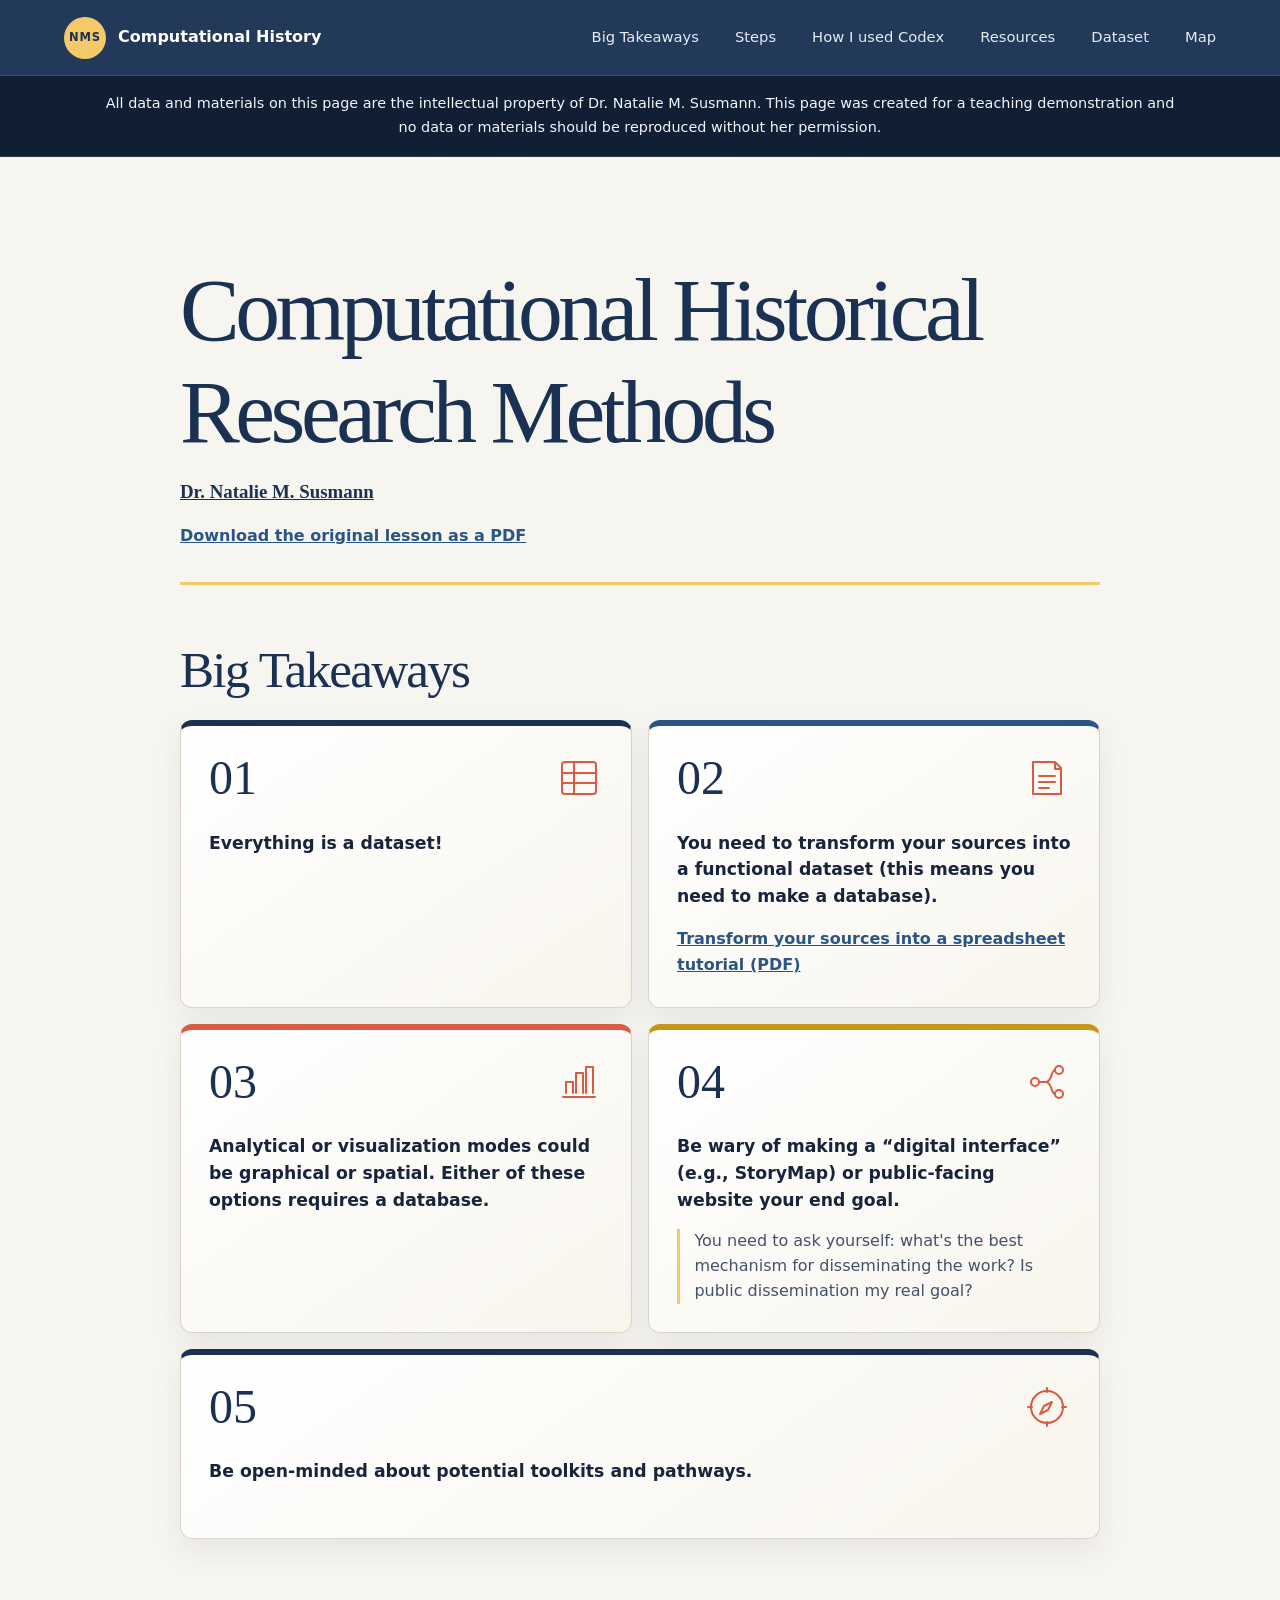
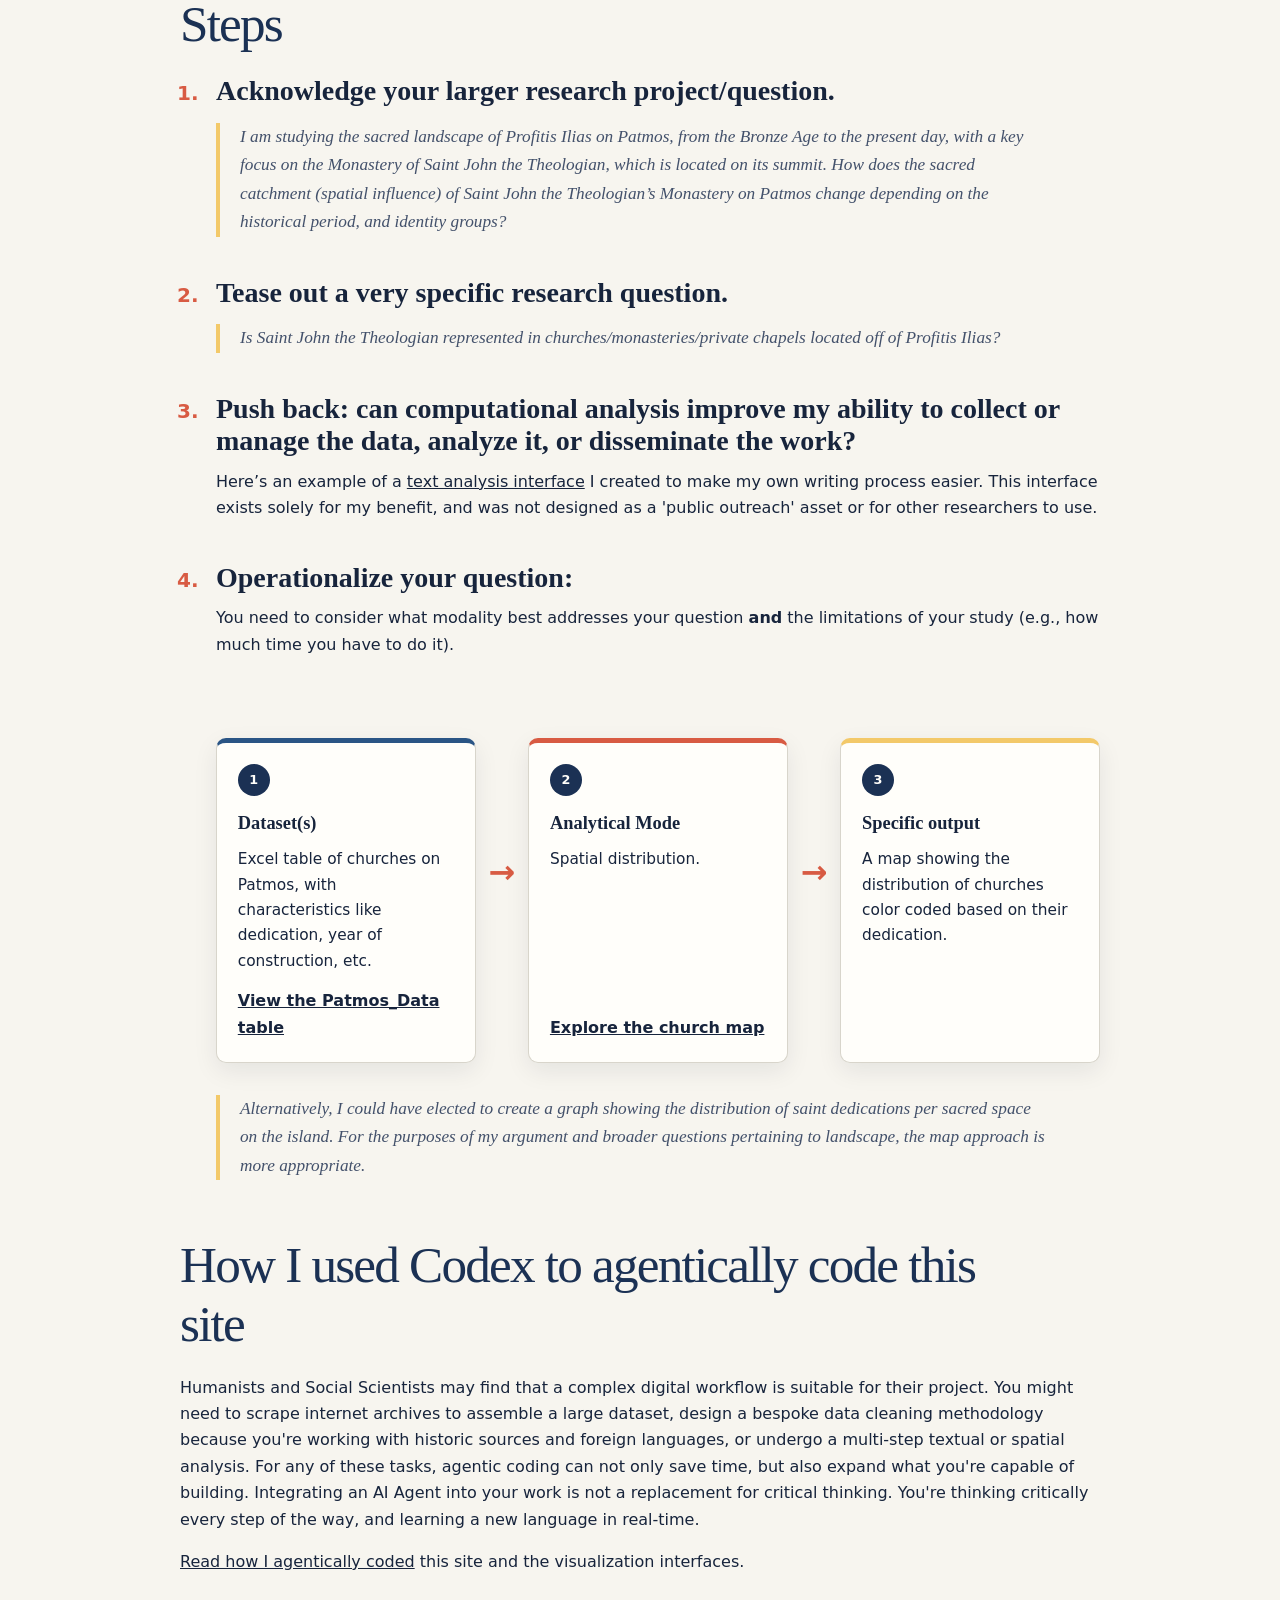
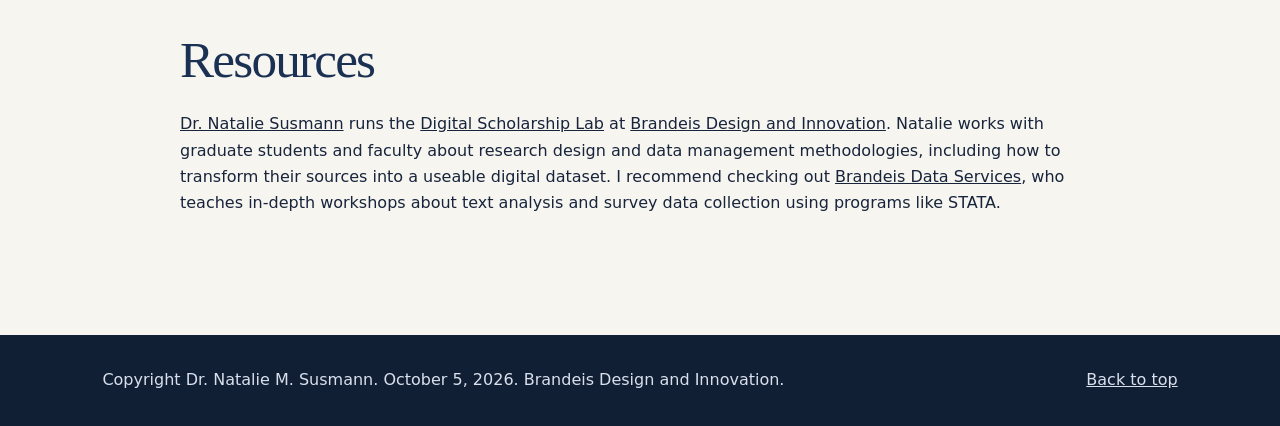
<file: index.html>
<!doctype html>
<html lang="en">
  <head>
    <meta charset="UTF-8" />
    <meta name="viewport" content="width=device-width, initial-scale=1.0" />
    <meta name="description" content="A teaching guide to computational historical research methods." />
    <title>Computational Historical Research Methods</title>
    <link
      rel="icon"
      type="image/svg+xml"
      href="data:image/svg+xml,%3Csvg xmlns='http://www.w3.org/2000/svg' viewBox='0 0 64 64'%3E%3Crect width='64' height='64' rx='12' fill='%231b3154'/%3E%3Cpath d='M17 15h30v6H17zm0 14h30v6H17zm0 14h20v6H17z' fill='%23f3c969'/%3E%3Ccircle cx='46' cy='46' r='8' fill='%23d85b43'/%3E%3C/svg%3E"
    />
    <link rel="stylesheet" href="styles.css?v=20261006" />
  </head>
  <body class="lesson-page">
    <a class="skip-link" href="#content">Skip to main content</a>

    <header class="site-header">
      <a class="wordmark" href="#top" aria-label="Computational Historical Research Methods, home">
        <span class="wordmark-mark" aria-hidden="true">NMS</span>
        <span>Computational History</span>
      </a>
      <nav aria-label="Page sections">
        <a href="#takeaways">Big Takeaways</a>
        <a href="#steps">Steps</a>
        <a href="how-i-made-this-site.html">How I used Codex</a>
        <a href="#resources">Resources</a>
        <a href="dataset.html">Dataset</a>
        <a href="map.html">Map</a>
      </nav>
    </header>

    <main id="content">
      <aside class="ownership-notice">
        All data and materials on this page are the intellectual property of Dr. Natalie M. Susmann.
        This page was created for a teaching demonstration and no data or materials should be
        reproduced without her permission.
      </aside>

      <article class="lesson-sheet" id="top">
        <header class="lesson-title">
          <h1>Computational Historical Research Methods</h1>
          <p class="lesson-author">
            <a href="https://scholarworks.brandeis.edu/esploro/profile/natalie_susmann">Dr. Natalie M. Susmann</a>
          </p>
          <a class="text-download" href="data/Computational_Historical_Research_Methods.pdf" download>
            Download the original lesson as a PDF
          </a>
        </header>

        <section id="takeaways" aria-labelledby="takeaways-title">
          <h2 id="takeaways-title">Big Takeaways</h2>
          <ol class="takeaway-cards">
            <li class="takeaway-card">
              <div class="takeaway-card-top" aria-hidden="true">
                <span class="takeaway-card-number">01</span>
                <svg class="takeaway-card-icon" viewBox="0 0 48 48" focusable="false">
                  <rect x="7" y="8" width="34" height="32" rx="3"></rect>
                  <path d="M7 19h34M7 29h34M19 8v32"></path>
                </svg>
              </div>
              <p class="takeaway-card-text">Everything is a dataset!</p>
            </li>
            <li class="takeaway-card">
              <div class="takeaway-card-top" aria-hidden="true">
                <span class="takeaway-card-number">02</span>
                <svg class="takeaway-card-icon" viewBox="0 0 48 48" focusable="false">
                  <path d="M10 8h22l6 6v26H10zM32 8v7h6M16 22h16M16 28h16M16 34h10"></path>
                </svg>
              </div>
              <p class="takeaway-card-text">
                You need to transform your sources into a functional dataset (this means you need to make a database).
              </p>
              <a class="takeaway-card-link" href="data/DSH_Tutorial_Spreadsheet.pdf">
                Transform your sources into a spreadsheet tutorial (PDF)
              </a>
            </li>
            <li class="takeaway-card">
              <div class="takeaway-card-top" aria-hidden="true">
                <span class="takeaway-card-number">03</span>
                <svg class="takeaway-card-icon" viewBox="0 0 48 48" focusable="false">
                  <path d="M8 39h32M11 35V24h7v11M21 35V15h7v20M31 35V9h7v26"></path>
                </svg>
              </div>
              <p class="takeaway-card-text">
                Analytical or visualization modes could be graphical or spatial. Either of these options requires a
                database.
              </p>
            </li>
            <li class="takeaway-card">
              <div class="takeaway-card-top" aria-hidden="true">
                <span class="takeaway-card-number">04</span>
                <svg class="takeaway-card-icon" viewBox="0 0 48 48" focusable="false">
                  <circle cx="12" cy="24" r="4"></circle>
                  <circle cx="36" cy="12" r="4"></circle>
                  <circle cx="36" cy="36" r="4"></circle>
                  <path d="M16 24h7c6 0 5-12 9-12M16 24h7c6 0 5 12 9 12"></path>
                </svg>
              </div>
              <p class="takeaway-card-text">
                Be wary of making a “digital interface” (e.g., StoryMap) or public-facing website your end goal.
              </p>
              <p class="takeaway-card-question">
                You need to ask yourself: what's the best mechanism for disseminating the work? Is public
                dissemination my real goal?
              </p>
            </li>
            <li class="takeaway-card takeaway-card-wide">
              <div class="takeaway-card-top" aria-hidden="true">
                <span class="takeaway-card-number">05</span>
                <svg class="takeaway-card-icon" viewBox="0 0 48 48" focusable="false">
                  <circle cx="24" cy="24" r="16"></circle>
                  <path d="M29 19l-4 8-8 4 4-8zM24 5v4M24 39v4M5 24h4M39 24h4"></path>
                </svg>
              </div>
              <p class="takeaway-card-text">Be open-minded about potential toolkits and pathways.</p>
            </li>
          </ol>
        </section>

        <section id="steps" aria-labelledby="steps-title">
          <h2 id="steps-title">Steps</h2>
          <ol class="lesson-steps">
            <li>
              <h3>Acknowledge your larger research project/question.</h3>
              <p class="source-example">
                <em>I am studying the sacred landscape of Profitis Ilias on Patmos, from the Bronze Age to the present
                day, with a key focus on the Monastery of Saint John the Theologian, which is located on its summit. How
                does the sacred catchment (spatial influence) of Saint John the Theologian’s Monastery on Patmos change
                depending on the historical period, and identity groups?</em>
              </p>
            </li>

            <li>
              <h3>Tease out a very specific research question.</h3>
              <p class="source-example">
                <em>Is Saint John the Theologian represented in churches/monasteries/private chapels located off of
                Profitis Ilias?</em>
              </p>
            </li>

            <li>
              <h3>Push back: can computational analysis improve my ability to collect or manage the data, analyze it, or disseminate the work?</h3>
              <p>
                Here’s an example of a
                <a href="https://nsusmann.github.io/patmos_public_tourism/">text analysis interface</a>
                I created to make my own writing process easier.
                This interface exists solely for my benefit, and was not designed as a 'public outreach' asset or for
                other researchers to use.
              </p>
            </li>

            <li id="operationalize">
              <h3>Operationalize your question:</h3>
              <p>
                You need to consider what modality best addresses your question <strong>and</strong> the limitations of
                your study (e.g., how much time you have to do it).
              </p>
              <div class="operational-flow" aria-label="Dataset to analytical mode to specific output">
                <section class="flow-step">
                  <span class="flow-number">1</span>
                  <strong>Dataset(s)</strong>
                  <p><em>Excel table of churches on Patmos, with characteristics like dedication, year of construction, etc.</em></p>
                  <a href="dataset.html">View the Patmos_Data table</a>
                </section>
                <span class="flow-arrow" aria-hidden="true">→</span>
                <section class="flow-step">
                  <span class="flow-number">2</span>
                  <strong>Analytical Mode</strong>
                  <p><em>Spatial distribution.</em></p>
                  <a href="map.html">Explore the church map</a>
                </section>
                <span class="flow-arrow" aria-hidden="true">→</span>
                <section class="flow-step">
                  <span class="flow-number">3</span>
                  <strong>Specific output</strong>
                  <p><em>A map showing the distribution of churches color coded based on their dedication.</em></p>
                </section>
              </div>

              <p class="source-example final-example">
                <em>Alternatively, I could have elected to create a graph showing the distribution of saint dedications
                per sacred space on the island. For the purposes of my argument and broader questions pertaining to
                landscape, the map approach is more appropriate.</em>
              </p>
            </li>
          </ol>
        </section>

        <section id="how-i-made-this-site" aria-labelledby="how-i-made-title">
          <h2 id="how-i-made-title">How I used Codex to agentically code this site</h2>
          <p>
            Humanists and Social Scientists may find that a complex digital workflow is suitable for their project.
            You might need to scrape internet archives to assemble a large dataset, design a bespoke data cleaning
            methodology because you're working with historic sources and foreign languages, or undergo a multi-step
            textual or spatial analysis. For any of these tasks, agentic coding can not only save time, but also expand
            what you're capable of building. Integrating an AI Agent into your work is not a replacement for critical
            thinking. You're thinking critically every step of the way, and learning a new language in real-time.
          </p>
          <p>
            <a href="how-i-made-this-site.html">Read how I agentically coded</a> this site and the visualization
            interfaces.
          </p>
        </section>

        <section id="resources" aria-labelledby="resources-title">
          <h2 id="resources-title">Resources</h2>
          <p>
            <a href="https://scholarworks.brandeis.edu/esploro/profile/natalie_susmann">Dr. Natalie Susmann</a>
            runs the <a href="https://www.brandeis.edu/library/design-innovation/digital-scholarship.html">Digital Scholarship Lab</a>
            at <a href="https://www.brandeis.edu/library/design-innovation/">Brandeis Design and Innovation</a>.
            Natalie works with graduate students and faculty about research design and data management methodologies,
            including how to transform their sources into a useable digital dataset. I recommend checking out
            <a href="https://guides.library.brandeis.edu/dataservices">Brandeis Data Services</a>, who teaches in-depth
            workshops about text analysis and survey data collection using programs like STATA.
          </p>
        </section>
      </article>
    </main>

    <footer>
      <p>Copyright Dr. Natalie M. Susmann. October 5, 2026. Brandeis Design and Innovation.</p>
      <div class="footer-links">
        <a href="#top">Back to top</a>
      </div>
    </footer>
  </body>
</html>
</file>
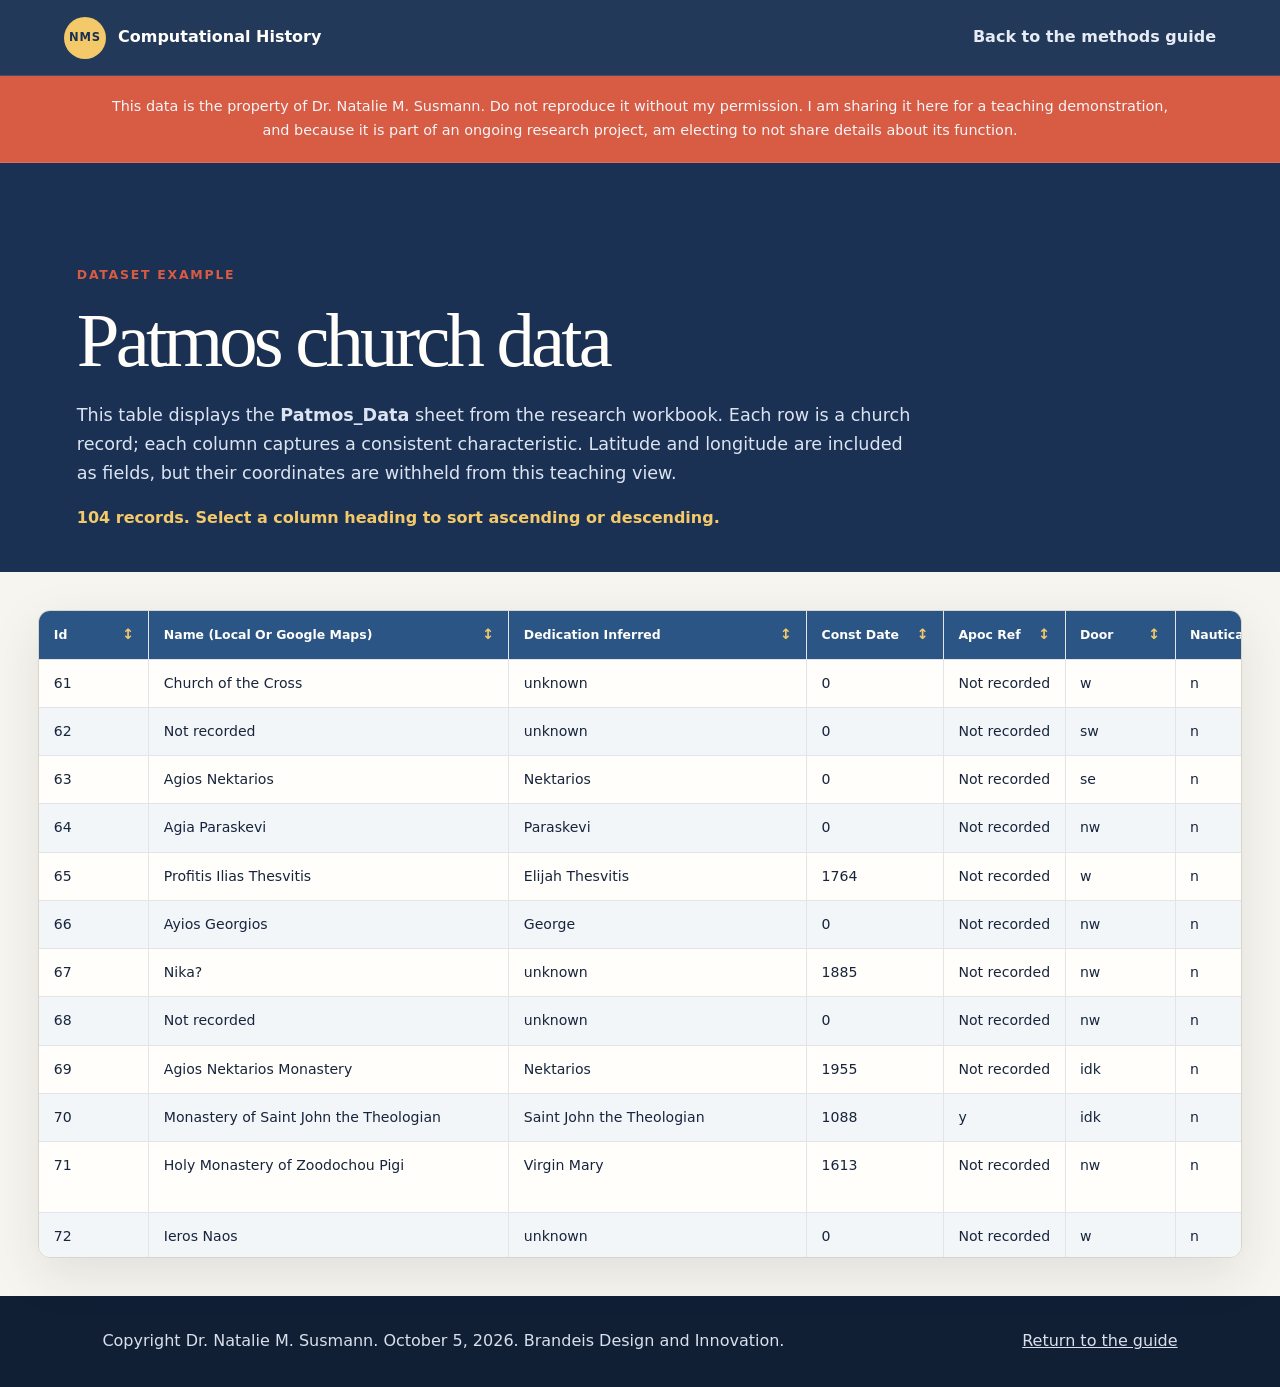
<file: dataset.html>
<!doctype html>
<html lang="en">
  <head>
    <meta charset="UTF-8" />
    <meta name="viewport" content="width=device-width, initial-scale=1.0" />
    <meta name="description" content="A tabular view of the Patmos churches research dataset." />
    <title>Patmos Church Dataset | Computational Historical Research Methods</title>
    <link
      rel="icon"
      type="image/svg+xml"
      href="data:image/svg+xml,%3Csvg xmlns='http://www.w3.org/2000/svg' viewBox='0 0 64 64'%3E%3Crect width='64' height='64' rx='12' fill='%231b3154'/%3E%3Cpath d='M17 15h30v6H17zm0 14h30v6H17zm0 14h20v6H17z' fill='%23f3c969'/%3E%3Ccircle cx='46' cy='46' r='8' fill='%23d85b43'/%3E%3C/svg%3E"
    />
    <link rel="stylesheet" href="styles.css?v=20261006" />
    <script src="data/patmos-churches.js" defer></script>
    <script src="dataset.js?v=3" defer></script>
  </head>
  <body class="dataset-page">
    <a class="skip-link" href="#dataset">Skip to dataset</a>
    <header class="site-header">
      <a class="wordmark" href="index.html">
        <span class="wordmark-mark" aria-hidden="true">NMS</span>
        <span>Computational History</span>
      </a>
      <a class="back-link" href="index.html#operationalize">Back to the methods guide</a>
    </header>

    <main id="dataset">
      <aside class="ownership-notice dataset-notice">
        This data is the property of Dr. Natalie M. Susmann. Do not reproduce it without my
        permission. I am sharing it here for a teaching demonstration, and because it is part of an
        ongoing research project, am electing to not share details about its function.
      </aside>

      <section class="dataset-intro">
        <p class="eyebrow">Dataset example</p>
        <h1>Patmos church data</h1>
        <p>
          This table displays the <strong>Patmos_Data</strong> sheet from the research workbook.
          Each row is a church record; each column captures a consistent characteristic.
          Latitude and longitude are included as fields, but their coordinates are withheld from this teaching view.
        </p>
        <p class="table-summary"><span data-row-count>0</span> records. Select a column heading to sort ascending or descending.</p>
      </section>

      <section class="table-shell" aria-label="Patmos_Data table">
        <table>
          <thead><tr data-table-head></tr></thead>
          <tbody data-table-body></tbody>
        </table>
      </section>
    </main>

    <footer>
      <p>Copyright Dr. Natalie M. Susmann. October 5, 2026. Brandeis Design and Innovation.</p>
      <a href="index.html">Return to the guide</a>
    </footer>
  </body>
</html>
</file>
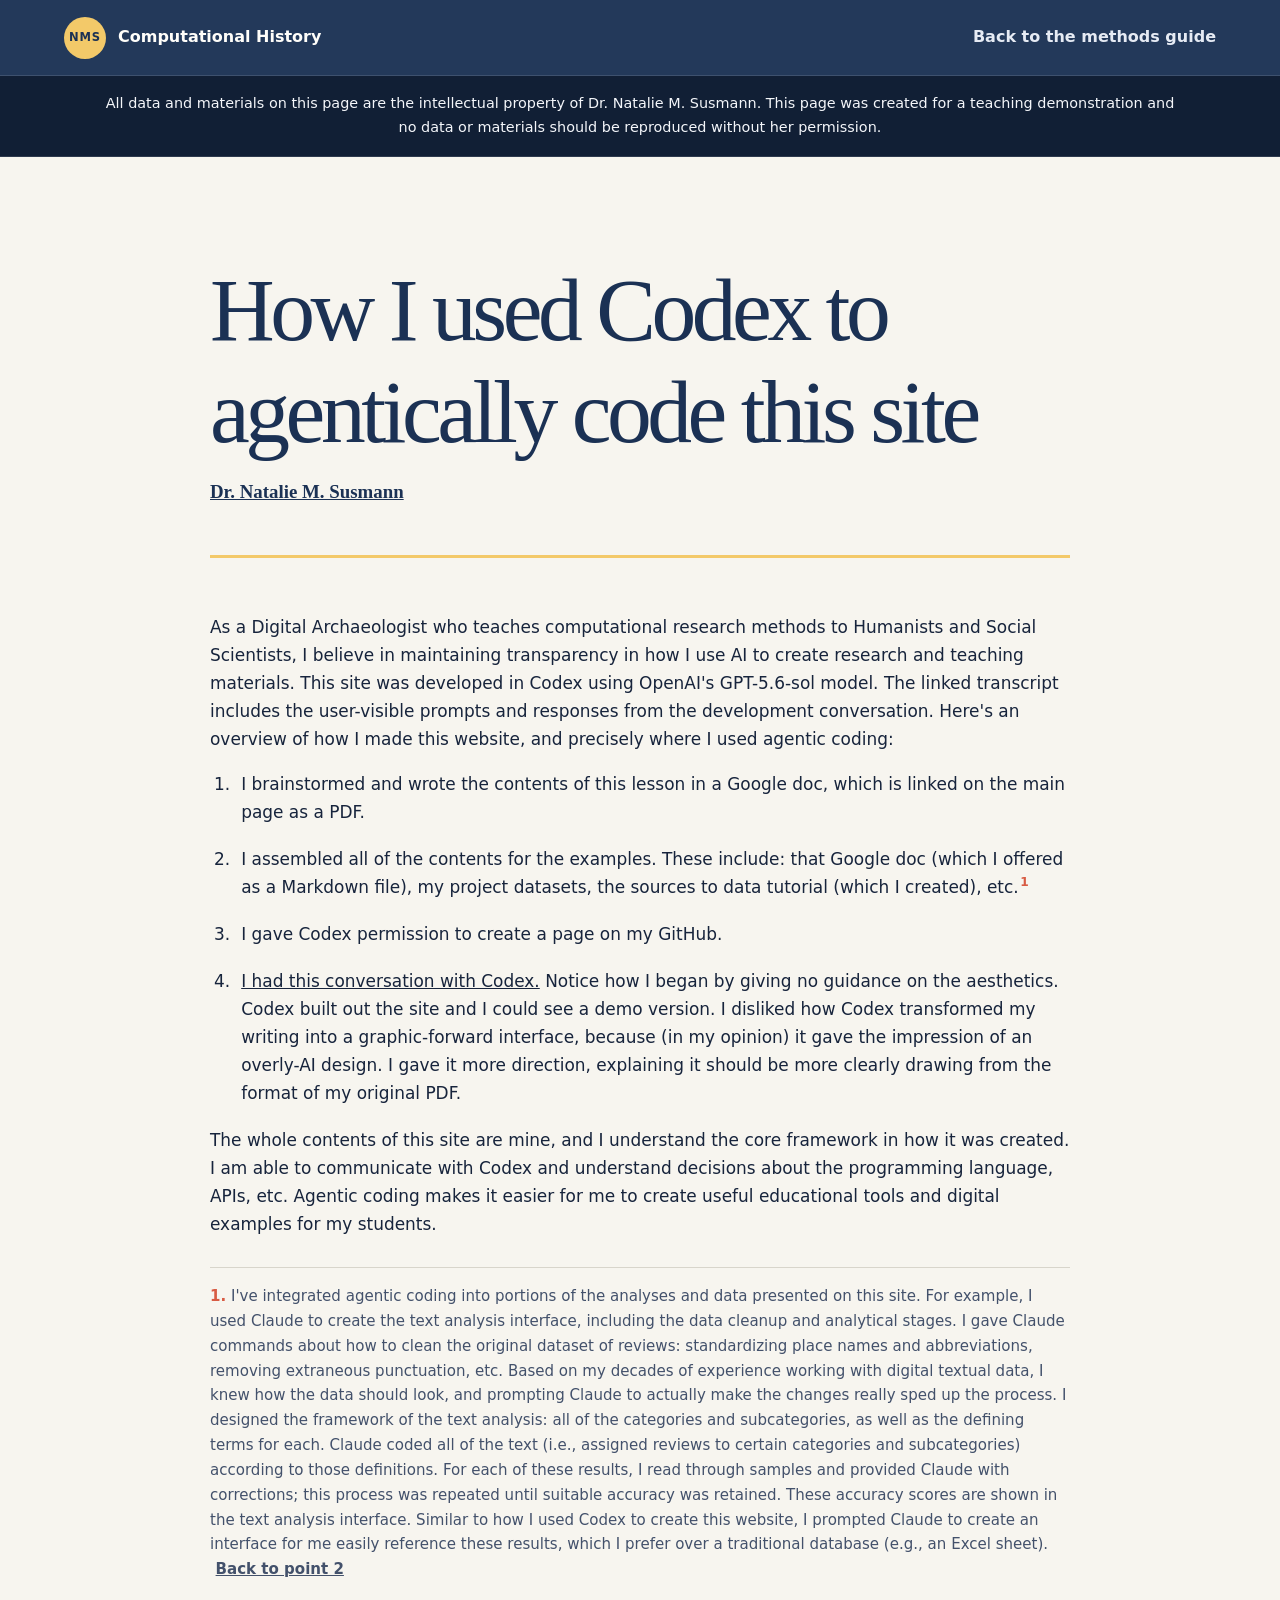
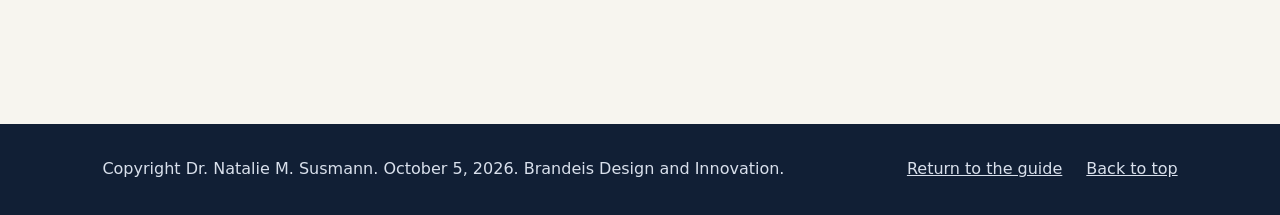
<file: how-i-made-this-site.html>
<!doctype html>
<html lang="en">
  <head>
    <meta charset="UTF-8" />
    <meta name="viewport" content="width=device-width, initial-scale=1.0" />
    <meta name="description" content="A statement about how AI and agentic coding were used to create this teaching site." />
    <title>How I Used Codex to Agentically Code This Site | Computational Historical Research Methods</title>
    <link rel="stylesheet" href="styles.css?v=20261006" />
  </head>
  <body class="lesson-page process-page">
    <a class="skip-link" href="#content">Skip to main content</a>
    <header class="site-header">
      <a class="wordmark" href="index.html">
        <span class="wordmark-mark" aria-hidden="true">NMS</span>
        <span>Computational History</span>
      </a>
      <a class="back-link" href="index.html">Back to the methods guide</a>
    </header>

    <main id="content">
      <aside class="ownership-notice">
        All data and materials on this page are the intellectual property of Dr. Natalie M. Susmann.
        This page was created for a teaching demonstration and no data or materials should be
        reproduced without her permission.
      </aside>

      <article class="lesson-sheet" id="top">
        <header class="lesson-title">
          <h1>How I used Codex to agentically code this site</h1>
          <p class="lesson-author">
            <a href="https://scholarworks.brandeis.edu/esploro/profile/natalie_susmann">Dr. Natalie M. Susmann</a>
          </p>
        </header>

        <p>
          As a Digital Archaeologist who teaches computational research methods to Humanists and Social Scientists,
          I believe in maintaining transparency in how I use AI to create research and teaching materials. This site
          was developed in Codex using OpenAI's GPT-5.6-sol model. The linked transcript includes the user-visible
          prompts and responses from the development conversation. Here's an overview of how I made this website, and
          precisely where I used agentic coding:
        </p>

        <ol>
          <li>
            I brainstormed and wrote the contents of this lesson in a Google doc, which is linked on the main page as
            a PDF.
          </li>
          <li>
            I assembled all of the contents for the examples. These include: that Google doc (which I offered as a
            Markdown file), my project datasets, the sources to data tutorial (which I created), etc.<sup
              id="footnote-ref-1"
              class="footnote-ref"
            ><a href="#footnote-1" aria-label="Read footnote 1">1</a></sup>
          </li>
          <li>I gave Codex permission to create a page on my GitHub.</li>
          <li>
            <a href="data/Codex_Conversation_Transcript.pdf">I had this conversation with Codex.</a> Notice how I
            began by giving no guidance on the aesthetics. Codex built out the site and I could see a demo version. I
            disliked how Codex transformed my writing into a graphic-forward interface, because (in my opinion) it
            gave the impression of an overly-AI design. I gave it more direction, explaining it should be more clearly
            drawing from the format of my original PDF.
          </li>
        </ol>

        <p>
          The whole contents of this site are mine, and I understand the core framework in how it was created. I am
          able to communicate with Codex and understand decisions about the programming language, APIs, etc. Agentic
          coding makes it easier for me to create useful educational tools and digital examples for my students.
        </p>

        <aside class="footnote-section" aria-label="Footnote">
          <p id="footnote-1" role="doc-footnote">
            <span class="footnote-number">1.</span> I've integrated agentic coding into portions of the analyses and
            data presented on this site. For example, I used Claude to create the text analysis interface, including
            the data cleanup and analytical stages. I gave Claude commands about how to clean the original dataset of
            reviews: standardizing place names and abbreviations, removing extraneous punctuation, etc. Based on my
            decades of experience working with digital textual data, I knew <em>how</em> the data should look, and
            prompting Claude to actually make the changes really sped up the process. I designed the framework of the
            text analysis: all of the categories and subcategories, as well as the defining terms for each. Claude
            coded all of the text (i.e., assigned reviews to certain categories and subcategories) according to those
            definitions. For each of these results, I read through samples and provided Claude with corrections; this
            process was repeated until suitable accuracy was retained. These accuracy scores are shown in the text
            analysis interface. Similar to how I used Codex to create this website, I prompted Claude to create an
            interface for me easily reference these results, which I prefer over a traditional database (e.g., an
            Excel sheet). <a class="footnote-back" href="#footnote-ref-1">Back to point 2</a>
          </p>
        </aside>
      </article>
    </main>

    <footer>
      <p>Copyright Dr. Natalie M. Susmann. October 5, 2026. Brandeis Design and Innovation.</p>
      <div class="footer-links">
        <a href="index.html">Return to the guide</a>
        <a href="#top">Back to top</a>
      </div>
    </footer>
  </body>
</html>
</file>
<file: styles.css>
:root {
  --ink: #17243c;
  --ink-soft: #43516b;
  --paper: #f7f5ef;
  --white: #fffefa;
  --navy: #1b3154;
  --blue: #2a5585;
  --gold: #f3c969;
  --gold-soft: #fff1c4;
  --coral: #d85b43;
  --line: #d8d5cb;
  --shadow: 0 16px 50px rgba(23, 36, 60, 0.1);
  --radius: 18px;
  font-family: Inter, ui-sans-serif, system-ui, -apple-system, BlinkMacSystemFont, "Segoe UI", sans-serif;
  color: var(--ink);
  background: var(--paper);
  font-synthesis: none;
}

* { box-sizing: border-box; }

html { scroll-behavior: smooth; }

body { margin: 0; background: var(--paper); line-height: 1.65; }

a { color: inherit; }

.skip-link {
  position: fixed;
  top: 0.5rem;
  left: 0.5rem;
  z-index: 100;
  padding: 0.75rem 1rem;
  color: white;
  background: var(--navy);
  transform: translateY(-150%);
}

.skip-link:focus { transform: translateY(0); }

.site-header {
  position: sticky;
  top: 0;
  z-index: 10;
  display: flex;
  align-items: center;
  justify-content: space-between;
  min-height: 76px;
  padding: 0.75rem clamp(1.25rem, 5vw, 5rem);
  color: var(--white);
  background: rgba(27, 49, 84, 0.96);
  border-bottom: 1px solid rgba(255, 255, 255, 0.12);
  backdrop-filter: blur(12px);
}

.wordmark { display: inline-flex; gap: 0.75rem; align-items: center; font-weight: 750; text-decoration: none; }

.wordmark-mark {
  display: grid;
  place-items: center;
  width: 42px;
  height: 42px;
  color: var(--navy);
  background: var(--gold);
  border-radius: 50%;
  font-size: 0.72rem;
  letter-spacing: 0.08em;
}

nav { display: flex; gap: clamp(0.9rem, 3vw, 2.25rem); }
nav a { font-size: 0.92rem; text-decoration: none; color: #e6ebf4; }
nav a:hover, nav a:focus-visible { color: var(--gold); }

.ownership-notice {
  margin: 0;
  padding: 1rem clamp(1.25rem, 8vw, 9rem);
  color: #f4f6fa;
  background: #111f35;
  border-bottom: 1px solid rgba(255, 255, 255, 0.12);
  font-size: 0.9rem;
  text-align: center;
}

.practice-banner {
  margin: 0;
  padding: 0.9rem clamp(1.25rem, 8vw, 9rem);
  color: var(--navy);
  background: var(--gold);
  font-family: Georgia, "Times New Roman", serif;
  font-size: clamp(1.05rem, 2vw, 1.3rem);
  font-weight: 700;
  text-align: center;
}

.hero {
  display: grid;
  grid-template-columns: minmax(0, 1.3fr) minmax(300px, 0.7fr);
  gap: clamp(2rem, 7vw, 7rem);
  align-items: center;
  min-height: 680px;
  padding: clamp(5rem, 10vw, 9rem) clamp(1.25rem, 8vw, 9rem);
  color: var(--white);
  background:
    radial-gradient(circle at 78% 24%, rgba(243, 201, 105, 0.18), transparent 24%),
    repeating-linear-gradient(120deg, transparent 0 80px, rgba(255, 255, 255, 0.025) 80px 81px),
    var(--navy);
}

.eyebrow, .card-label, .step-label, .example-kicker {
  margin: 0 0 0.7rem;
  font-size: 0.78rem;
  font-weight: 800;
  letter-spacing: 0.14em;
  text-transform: uppercase;
}

.eyebrow { color: var(--coral); }
.hero .eyebrow, .process-card .card-label { color: var(--gold); }

h1, h2, h3, h4, p { margin-top: 0; }
h1, h2, h3, h4 { line-height: 1.14; }

h1 {
  max-width: 840px;
  margin-bottom: 1.4rem;
  font-family: Georgia, "Times New Roman", serif;
  font-size: clamp(3rem, 7vw, 6.8rem);
  font-weight: 500;
  letter-spacing: -0.05em;
}

h1 em { color: var(--gold); font-weight: inherit; }

.lede { max-width: 660px; margin-bottom: 2.25rem; color: #dce4f1; font-size: clamp(1.1rem, 2vw, 1.35rem); }

.button, .copy-button {
  display: inline-flex;
  align-items: center;
  justify-content: center;
  min-height: 48px;
  padding: 0.7rem 1.15rem;
  border: 0;
  border-radius: 8px;
  background: var(--gold);
  color: var(--navy);
  font: inherit;
  font-weight: 800;
  text-decoration: none;
  cursor: pointer;
}

.button:hover, .button:focus-visible, .copy-button:hover, .copy-button:focus-visible { background: #ffda7c; }

.process-card {
  padding: clamp(1.5rem, 3vw, 2.2rem);
  border: 1px solid rgba(255, 255, 255, 0.18);
  border-radius: var(--radius);
  background: rgba(255, 255, 255, 0.07);
  box-shadow: var(--shadow);
}

.process-card ol { margin: 0; padding: 0; list-style: none; }
.process-card li { display: flex; gap: 1rem; align-items: center; padding: 1.05rem 0; border-top: 1px solid rgba(255, 255, 255, 0.14); }
.process-card li span { color: var(--gold); font-size: 0.78rem; font-weight: 800; }

.section { padding: clamp(4.5rem, 9vw, 8rem) clamp(1.25rem, 8vw, 9rem); }

.section-heading { margin-bottom: 2.5rem; }
h2 { max-width: 850px; margin-bottom: 1rem; font-family: Georgia, "Times New Roman", serif; font-size: clamp(2.25rem, 5vw, 4.7rem); font-weight: 500; letter-spacing: -0.035em; }

.takeaway-grid { display: grid; grid-template-columns: repeat(2, 1fr); gap: 1rem; }

.takeaway {
  min-height: 260px;
  padding: clamp(1.5rem, 3vw, 2.4rem);
  border: 1px solid var(--line);
  border-radius: var(--radius);
  background: var(--white);
}

.takeaway-featured { color: var(--white); background: var(--blue); border-color: var(--blue); }
.takeaway-caution { background: var(--gold-soft); border-color: #e6c461; }
.takeaway-number { display: inline-block; margin-bottom: 3.5rem; color: var(--coral); font-size: 0.8rem; font-weight: 850; }
.takeaway-featured .takeaway-number { color: var(--gold); }
.takeaway h3 { max-width: 480px; margin-bottom: 0.75rem; font-family: Georgia, "Times New Roman", serif; font-size: clamp(1.5rem, 3vw, 2.2rem); font-weight: 500; }
.takeaway p { max-width: 590px; margin-bottom: 0; color: var(--ink-soft); }
.takeaway-featured p { color: #e5edf7; }
.takeaway-link { display: inline-block; margin-top: 1.2rem; color: var(--navy); font-weight: 800; }
.takeaway-link:hover, .takeaway-link:focus-visible { color: var(--coral); }

.example-slot {
  display: grid;
  grid-template-columns: 1fr 1fr;
  gap: 1.5rem;
  align-items: center;
  margin-top: 1rem;
  padding: 1.25rem 1.5rem;
  border: 2px dashed #aeb4bf;
  border-radius: 14px;
  color: var(--ink-soft);
  background: rgba(255, 255, 255, 0.35);
}

.example-slot h3, .example-slot h4 { margin-bottom: 0; color: var(--ink); }
.example-kicker { margin-bottom: 0.25rem; color: var(--coral); }
.placeholder { margin: 0; font-style: italic; text-align: right; }

.resource-card {
  display: grid;
  grid-template-columns: minmax(0, 1.2fr) minmax(280px, 0.8fr);
  gap: 2rem;
  align-items: center;
  margin-top: 1.5rem;
  padding: clamp(1.5rem, 4vw, 2.5rem);
  border-radius: var(--radius);
  color: var(--white);
  background: var(--navy);
  box-shadow: var(--shadow);
}

.resource-card h3 { margin-bottom: 0.7rem; font-family: Georgia, "Times New Roman", serif; font-size: clamp(1.65rem, 3vw, 2.4rem); font-weight: 500; }
.resource-card p:not(.example-kicker) { margin-bottom: 0; color: #dce4f1; }
.resource-card .example-kicker { color: var(--gold); }
.resource-actions { display: grid; gap: 0.7rem; }
.resource-link { display: flex; justify-content: space-between; gap: 1rem; padding: 0.9rem 1rem; border: 1px solid rgba(255, 255, 255, 0.2); border-radius: 8px; background: rgba(255, 255, 255, 0.08); font-weight: 750; text-decoration: none; }
.resource-link:hover, .resource-link:focus-visible { border-color: var(--gold); background: rgba(243, 201, 105, 0.12); }
.resource-link span { color: var(--gold); font-size: 0.75rem; letter-spacing: 0.08em; }

.method { background: var(--white); }
.method-heading { display: grid; grid-template-columns: 1.6fr 0.8fr; gap: 3rem; align-items: end; }
.method-heading > p { color: var(--ink-soft); font-size: 1.08rem; }
.steps { max-width: 1180px; margin: 0 auto; }
.step { display: grid; grid-template-columns: 90px 1fr; gap: clamp(1.2rem, 4vw, 3rem); padding: 4rem 0; border-top: 1px solid var(--line); }
.step-marker span { display: grid; place-items: center; width: 62px; height: 62px; border-radius: 50%; color: var(--white); background: var(--navy); font-weight: 850; }
.step-label { color: var(--coral); }
.step h3 { max-width: 860px; font-family: Georgia, "Times New Roman", serif; font-size: clamp(1.8rem, 3.4vw, 3.2rem); font-weight: 500; }
blockquote { margin: 2rem 0 0; padding: 1.5rem 1.75rem; border-left: 5px solid var(--gold); background: var(--paper); font-family: Georgia, "Times New Roman", serif; font-size: clamp(1.05rem, 2vw, 1.25rem); }
.step-question { max-width: 800px; font-size: 1.18rem; }
.challenge-grid { display: grid; grid-template-columns: repeat(3, 1fr); gap: 0.75rem; margin: 1.75rem 0; }
.challenge-grid span { padding: 1rem; border: 1px solid var(--line); border-radius: 10px; background: var(--paper); text-align: center; font-weight: 750; }
.compact { margin-top: 2rem; }
.operation-grid { display: grid; grid-template-columns: repeat(3, 1fr); gap: 1rem; margin: 2rem 0; }
.operation-grid section { padding: 1.5rem; border-radius: 14px; color: white; background: var(--navy); }
.operation-grid section:nth-child(2) { background: var(--blue); }
.operation-grid section:nth-child(3) { color: var(--navy); background: var(--gold); }
.operation-grid h4 { font-size: 1.25rem; }
.operation-grid p { margin-bottom: 0; }
.operation-number { font-size: 0.78rem; font-weight: 850; opacity: 0.8; }
.operation-link { display: inline-block; margin-top: 1.1rem; color: var(--gold); font-weight: 800; }
.operation-grid section:nth-child(2) .operation-link { color: var(--gold); }
.operation-grid section:nth-child(3) .operation-link { color: var(--navy); }
.alternative { margin-top: 1rem; padding: 2rem; border: 1px solid var(--line); border-radius: var(--radius); background: var(--paper); }
.alternative .callout { margin: 1.5rem 0 0; padding-top: 1.5rem; border-top: 1px solid var(--line); }

.framework {
  display: grid;
  grid-template-columns: 1fr auto;
  gap: 1.5rem 3rem;
  align-items: center;
  color: var(--white);
  background: var(--coral);
}
.framework .eyebrow { color: var(--gold-soft); }
.framework h2 { margin-bottom: 0.8rem; font-size: clamp(2.25rem, 5vw, 4rem); }
.framework p { max-width: 780px; margin-bottom: 0; }
.copy-status { grid-column: 2; min-height: 1.6rem; font-size: 0.9rem; text-align: center; }

footer { display: flex; justify-content: space-between; padding: 2rem clamp(1.25rem, 8vw, 9rem); color: #d9e0ec; background: #111f35; }
footer p { margin: 0; }

.back-link { color: #e6ebf4; font-weight: 700; text-decoration: none; }
.back-link:hover, .back-link:focus-visible { color: var(--gold); }
.dataset-notice { padding-top: 1.2rem; padding-bottom: 1.2rem; background: var(--coral); }

.dataset-page main { min-height: 75vh; }
.dataset-intro { padding: clamp(4rem, 8vw, 7rem) clamp(1.25rem, 6vw, 6rem) 2.5rem; color: var(--white); background: var(--navy); }
.dataset-intro h1, .map-intro h1 { max-width: none; margin-bottom: 1rem; font-size: clamp(2.8rem, 6vw, 5.6rem); }
.dataset-intro > p:not(.eyebrow):not(.table-summary) { max-width: 850px; color: #dce4f1; font-size: 1.1rem; }
.dataset-actions { display: grid; grid-template-columns: minmax(240px, 1fr); gap: 0.45rem; max-width: 760px; margin-top: 2rem; }
.dataset-actions label { font-size: 0.83rem; font-weight: 800; letter-spacing: 0.06em; text-transform: uppercase; }
.dataset-actions input { min-height: 52px; padding: 0.8rem 1rem; border: 2px solid transparent; border-radius: 8px; color: var(--ink); background: var(--white); font: inherit; }
.dataset-actions input:focus { border-color: var(--gold); outline: none; }
.table-summary { margin: 1rem 0 0; color: var(--gold); font-weight: 750; }
.table-shell { position: relative; margin: clamp(1rem, 3vw, 2.5rem); overflow: auto; max-height: 72vh; border: 1px solid var(--line); border-radius: 12px; background: var(--white); box-shadow: var(--shadow); }
.table-shell table { width: max-content; min-width: 100%; border-collapse: separate; border-spacing: 0; font-size: 0.88rem; }
.table-shell th, .table-shell td { max-width: 360px; padding: 0.75rem 0.9rem; border-right: 1px solid #e2e4e8; border-bottom: 1px solid #e2e4e8; vertical-align: top; text-align: left; overflow-wrap: anywhere; }
.table-shell th { position: sticky; top: 0; z-index: 2; min-width: 110px; color: var(--white); background: var(--blue); font-size: 0.78rem; text-transform: capitalize; }
.table-shell th button { all: unset; display: flex; gap: 0.45rem; align-items: center; width: 100%; color: inherit; font: inherit; font-weight: 800; cursor: pointer; }
.table-shell th button::after { content: "↕"; margin-left: auto; color: var(--gold); font-size: 0.9rem; }
.table-shell th button[data-direction="ascending"]::after { content: "↑"; }
.table-shell th button[data-direction="descending"]::after { content: "↓"; }
.table-shell th button:focus-visible { outline: 2px solid var(--gold); outline-offset: 3px; }
.table-shell tbody tr:nth-child(even) { background: #f3f6f9; }
.table-shell tbody tr:hover { background: var(--gold-soft); }
.table-empty { padding: 3rem; text-align: center; }

.map-page main { min-height: 78vh; background: #e8edf2; }
.map-intro { display: grid; grid-template-columns: minmax(0, 1fr) auto; gap: 2rem; align-items: end; padding: clamp(3rem, 6vw, 5rem) clamp(1.25rem, 5vw, 5rem) 2.5rem; color: var(--white); background: var(--navy); }
.map-intro > div > p:last-child { max-width: 760px; margin-bottom: 0; color: #dce4f1; }
.map-modes { display: flex; flex-wrap: wrap; gap: 0.55rem; max-width: 520px; margin: 0; padding: 0; border: 0; }
.map-modes legend { width: 100%; margin-bottom: 0.25rem; color: var(--gold); font-size: 0.78rem; font-weight: 800; letter-spacing: 0.12em; text-transform: uppercase; }
.map-modes label { display: flex; gap: 0.45rem; align-items: center; padding: 0.65rem 0.8rem; border: 1px solid rgba(255, 255, 255, 0.2); border-radius: 8px; background: rgba(255, 255, 255, 0.07); cursor: pointer; }
.map-modes label:has(input:checked) { color: var(--navy); background: var(--gold); border-color: var(--gold); }
.map-layout { display: grid; grid-template-columns: minmax(0, 1fr) 310px; gap: 1rem; padding: 1rem; }
.map-frame { position: relative; min-height: 680px; overflow: hidden; border-radius: 14px; background: #c8d2dc; box-shadow: var(--shadow); }
#church-map, .map-fallback { width: 100%; height: 100%; min-height: 680px; border: 0; }
.map-setup { position: absolute; top: 1rem; right: 1rem; max-width: 420px; padding: 1rem 1.2rem; border: 1px solid #d5ab44; border-radius: 10px; color: var(--ink); background: rgba(255, 241, 196, 0.96); box-shadow: var(--shadow); }
.map-setup p:last-child { margin-bottom: 0; }
.map-setup code { font-size: 0.9em; }
.map-legend { max-height: 680px; overflow: auto; padding: 1.5rem; border-radius: 14px; background: var(--white); box-shadow: var(--shadow); }
.map-legend h2 { margin-bottom: 1rem; font-size: 1.8rem; }
.legend-item { display: flex; gap: 0.65rem; align-items: center; padding: 0.38rem 0; font-size: 0.88rem; }
.legend-swatch { flex: 0 0 auto; width: 16px; height: 16px; border: 2px solid white; border-radius: 50%; box-shadow: 0 0 0 1px #a4abb6; }
.year-ramp { display: flex; justify-content: space-between; margin-bottom: 0.8rem; padding-top: 1.15rem; background: linear-gradient(90deg, hsl(44 78% 57%), hsl(10 78% 50%)) top / 100% 12px no-repeat; font-size: 0.82rem; font-weight: 750; }
.map-count { margin: 1.2rem 0 0; padding-top: 1rem; border-top: 1px solid var(--line); color: var(--ink-soft); font-size: 0.9rem; }
.map-popup { display: grid; gap: 0.25rem; min-width: 200px; color: var(--ink); }
.map-popup strong { font-family: Georgia, "Times New Roman", serif; font-size: 1.05rem; }
.map-popup span { font-size: 0.88rem; }

@media (max-width: 850px) {
  .site-header nav { display: none; }
  .hero { grid-template-columns: 1fr; min-height: auto; }
  .process-card { max-width: 520px; }
  .takeaway-grid, .method-heading, .operation-grid, .resource-card, .map-intro, .map-layout { grid-template-columns: 1fr; }
  .step { grid-template-columns: 62px 1fr; }
  .challenge-grid { grid-template-columns: 1fr; }
  .framework { grid-template-columns: 1fr; }
  .copy-button { width: fit-content; }
  .copy-status { grid-column: auto; text-align: left; }
  .map-legend { max-height: none; }
}

@media (max-width: 560px) {
  .site-header { min-height: 66px; }
  .wordmark > span:last-child { display: none; }
  .hero { padding-top: 4.5rem; }
  h1 { font-size: clamp(2.65rem, 14vw, 4.2rem); }
  .step { grid-template-columns: 1fr; padding: 3rem 0; }
  .step-marker span { width: 52px; height: 52px; }
  .example-slot { grid-template-columns: 1fr; }
  .placeholder { text-align: left; }
  footer { flex-direction: column; gap: 0.75rem; }
  .back-link { max-width: 180px; font-size: 0.82rem; text-align: right; }
  .map-frame, #church-map, .map-fallback { min-height: 540px; }
}

@media (prefers-reduced-motion: reduce) {
  html { scroll-behavior: auto; }
}

/* Main lesson: intentionally follows the source handout's simple list structure. */
.lesson-page { background: var(--paper); }
.lesson-page .ownership-notice { position: relative; }
.lesson-sheet { width: min(920px, calc(100% - 2.5rem)); margin: 0 auto; padding: clamp(3.5rem, 8vw, 7rem) 0; }
.lesson-title { margin-bottom: 3.5rem; padding-bottom: 2rem; border-bottom: 3px solid var(--gold); }
.lesson-title h1 { max-width: 850px; margin-bottom: 1.25rem; color: var(--navy); font-size: clamp(2.8rem, 7vw, 5.7rem); }
.lesson-author { margin: -0.45rem 0 1rem; font-family: Georgia, "Times New Roman", serif; font-size: 1.18rem; }
.lesson-author a { color: var(--navy); font-weight: 700; }
.text-download { display: inline-block; color: var(--blue); font-weight: 800; }
.lesson-sheet section { margin-top: 3.5rem; }
.lesson-sheet h2 { margin-bottom: 1.35rem; color: var(--navy); font-size: clamp(2rem, 4vw, 3.25rem); }
.lesson-sheet h3 { margin-bottom: 0.75rem; color: var(--ink); font-family: Georgia, "Times New Roman", serif; font-size: clamp(1.3rem, 2.4vw, 1.75rem); font-weight: 600; }
.plain-list, .lesson-steps { padding-left: 1.6rem; }
.plain-list > li { margin-bottom: 1rem; padding-left: 0.4rem; font-size: 1.08rem; }
.numbered-takeaways > li::marker { color: var(--coral); font-weight: 900; }
.plain-list ul { margin-top: 0.55rem; }
.resource-list { padding-left: 1.25rem; }
.resource-list li { margin: 0.25rem 0; }
.takeaway-cards {
  display: grid;
  grid-template-columns: repeat(2, minmax(0, 1fr));
  gap: 1rem;
  margin: 0;
  padding: 0;
  list-style: none;
}
.takeaway-card {
  display: flex;
  flex-direction: column;
  min-height: 250px;
  margin: 0;
  padding: clamp(1.25rem, 3vw, 1.75rem);
  border: 1px solid var(--line);
  border-top: 6px solid var(--navy);
  border-radius: 12px;
  background: linear-gradient(145deg, #ffffff 0%, #f8f5ed 100%);
  box-shadow: 0 12px 28px rgba(27, 49, 84, 0.08);
}
.takeaway-card:nth-child(2) { border-top-color: var(--blue); }
.takeaway-card:nth-child(3) { border-top-color: var(--coral); }
.takeaway-card:nth-child(4) { border-top-color: #c59619; }
.takeaway-card-wide { grid-column: 1 / -1; min-height: 190px; }
.takeaway-card-top { display: flex; align-items: center; justify-content: space-between; margin-bottom: 1.7rem; }
.takeaway-card-number {
  color: var(--navy);
  font-family: Georgia, "Times New Roman", serif;
  font-size: clamp(2rem, 4vw, 3rem);
  line-height: 1;
}
.takeaway-card-icon {
  width: 48px;
  height: 48px;
  color: var(--coral);
  fill: none;
  stroke: currentColor;
  stroke-width: 2;
  stroke-linecap: round;
  stroke-linejoin: round;
}
.takeaway-card-text { margin: 0; color: var(--ink); font-size: 1.08rem; font-weight: 700; line-height: 1.55; }
.takeaway-card-link {
  width: fit-content;
  margin-top: auto;
  padding-top: 1rem;
  color: var(--blue);
  font-weight: 800;
}
.takeaway-modes {
  display: flex;
  flex-wrap: wrap;
  gap: 0.55rem;
  margin: auto 0 0;
  padding: 1.1rem 0 0;
  list-style: none;
}
.takeaway-modes li {
  margin: 0;
  padding: 0.45rem 0.7rem;
  color: var(--navy);
  background: var(--gold-soft);
  border: 1px solid #e6c461;
  border-radius: 999px;
  font-size: 0.95rem;
  font-weight: 800;
}
.takeaway-card-question {
  margin: 1rem 0 0;
  padding-left: 0.9rem;
  color: var(--ink-soft);
  border-left: 3px solid var(--gold);
  line-height: 1.55;
}
.lesson-steps > li { margin-bottom: 2.5rem; padding-left: 0.65rem; }
.lesson-steps > li::marker { color: var(--coral); font-size: 1.25rem; font-weight: 900; }
.source-example { max-width: 830px; margin: 1rem 0 0; padding-left: 1.25rem; border-left: 4px solid var(--gold); color: var(--ink-soft); font-family: Georgia, "Times New Roman", serif; font-size: 1.08rem; }
.operational-flow { display: grid; grid-template-columns: minmax(0, 1fr) auto minmax(0, 1fr) auto minmax(0, 1fr); gap: 0.8rem; align-items: stretch; margin: 1.5rem 0 0; }
.flow-step { display: flex; flex-direction: column; min-width: 0; padding: 1.3rem; border: 1px solid var(--line); border-top: 5px solid var(--blue); border-radius: 10px; background: var(--white); box-shadow: 0 8px 24px rgba(17, 31, 53, 0.08); }
.flow-step:nth-of-type(2) { border-top-color: var(--coral); }
.flow-step:nth-of-type(3) { border-top-color: var(--gold); }
.flow-number { display: grid; place-items: center; width: 2rem; height: 2rem; margin-bottom: 0.75rem; border-radius: 50%; color: var(--white); background: var(--navy); font-size: 0.8rem; font-weight: 900; }
.flow-step strong { font-family: Georgia, "Times New Roman", serif; font-size: 1.15rem; }
.flow-step p { margin: 0.55rem 0 0.9rem; font-size: 0.96rem; }
.flow-step a { width: fit-content; margin-top: auto; font-weight: 800; }
.flow-arrow { align-self: center; color: var(--coral); font-size: 2rem; font-weight: 900; }
.final-example { margin-top: 2rem; }
.footer-links { display: flex; flex-wrap: wrap; gap: 1rem 1.5rem; }
.process-page .lesson-sheet { max-width: 860px; }
.process-page .lesson-sheet > p, .process-page .lesson-sheet li { font-size: 1.06rem; }
.process-page .lesson-sheet ol { padding-left: 1.6rem; }
.process-page .lesson-sheet li { margin-bottom: 1.2rem; padding-left: 0.35rem; }
.footnote-ref { margin-left: 0.1rem; font-size: 0.72em; line-height: 0; }
.footnote-ref a { color: var(--coral); font-weight: 850; text-decoration: none; }
.footnote-section {
  margin: 1.75rem 0 2.5rem;
  padding-top: 1rem;
  color: var(--ink-soft);
  border-top: 1px solid var(--line);
}
.process-page .footnote-section p { margin: 0; font-size: 0.94rem; line-height: 1.65; }
.footnote-number { color: var(--coral); font-weight: 850; }
.footnote-back { margin-left: 0.35rem; font-weight: 750; white-space: nowrap; }
.model-note { margin-top: 2rem; padding-top: 1.25rem; border-top: 1px solid var(--line); color: var(--ink-soft); }

@media (max-width: 560px) {
  .lesson-sheet { width: min(100% - 2rem, 920px); padding-top: 2.5rem; }
  .lesson-title { margin-bottom: 2.5rem; }
  .lesson-sheet section { margin-top: 2.5rem; }
  .takeaway-cards { grid-template-columns: 1fr; }
  .takeaway-card { min-height: auto; }
  .takeaway-card-wide { grid-column: auto; }
  .takeaway-card-link, .takeaway-modes { margin-top: 1.2rem; }
  .operational-flow { grid-template-columns: 1fr; }
  .flow-arrow { transform: rotate(90deg); justify-self: center; }
}
</file>
